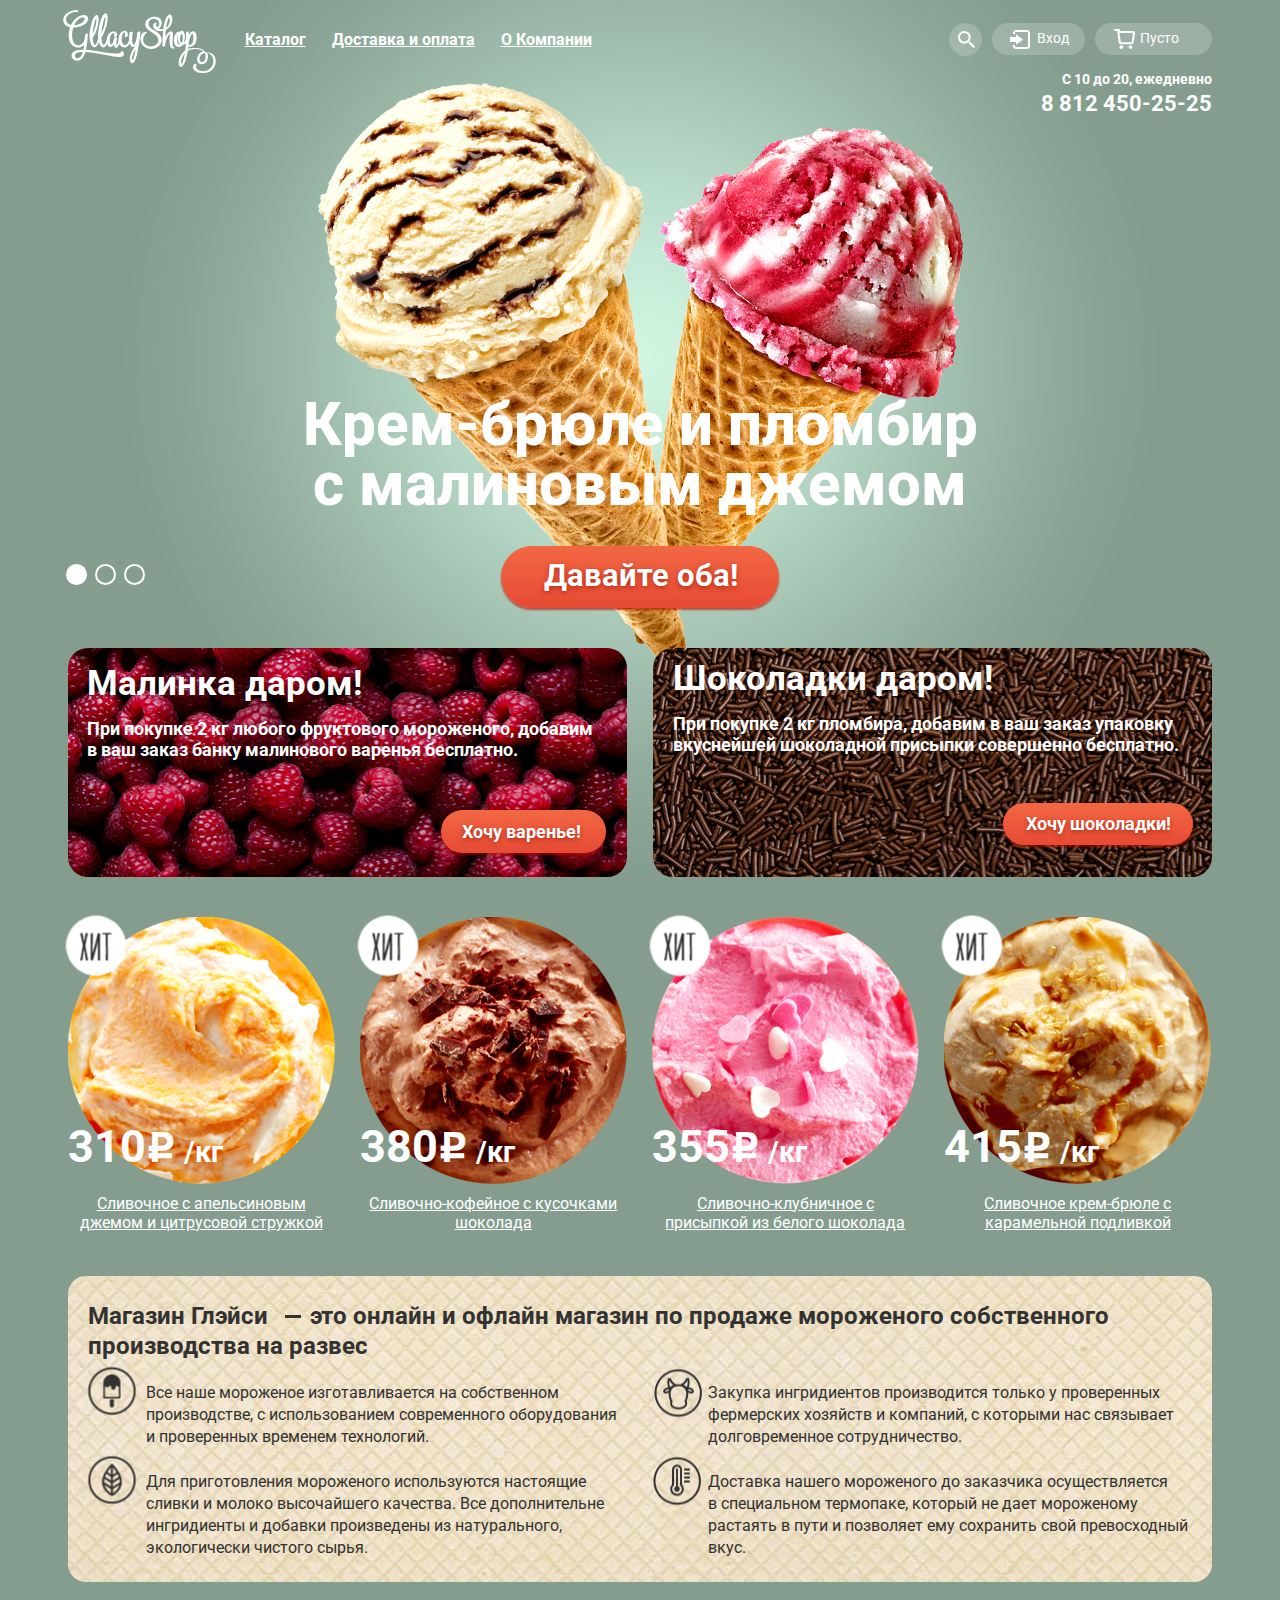
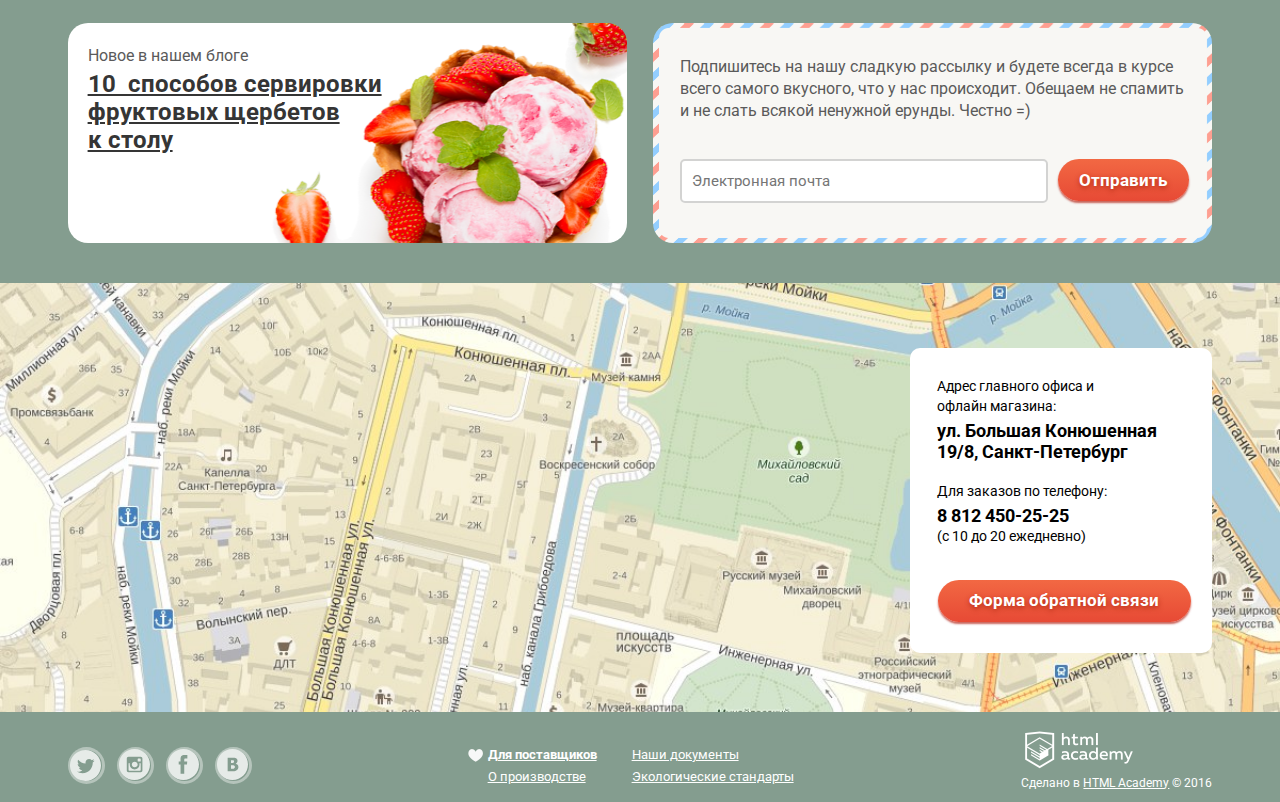
<file: index.html>
<!DOCTYPE html>
  <html lang="ru">
    <head>
      <meta charset="utf-8">
      <link href="css/normalize.css" rel="stylesheet">
      <link href=".min.css/style.css" rel="stylesheet">
      <link href='https://fonts.googleapis.com/css?family=Roboto:400,700,500' rel='stylesheet' type='text/css'>
      <title>Gllacy</title>
    </head>
    <body>
       <div class="overlay"></div>
        <input type="radio" id="btn-1" name="toggle" checked>
        <input type="radio" id="btn-2" name="toggle">
        <input type="radio" id="btn-3" name="toggle">
        <div class="site-wrapper">
            <div class="content-wrapper">
        <header class="main-header">
            <div class="container">
            <img class="logo" src="img/gllacyshop-logo.svg" width="153" height="63" alt="Gllacyshop">
            <nav class="main-navigation">
                <ul class=top>
                    <li class="drop"><a class="catalog w-btn" href="catalog.html">Каталог</a>
                        <ul class="dropdown-catalog">
                            <li class="pre-helper">
                                <div>
                                    <ul class="list">
                                      <li><span class="span-catalog">Новинки</span></li>
                                      <li><a href="#">Сливочное</a></li>
                                      <li><a href="#">Щербет</a></li>
                                      <li><a href="#">Фруктовый лёд</a></li>
                                      <li><a href="#">Мелорин</a></li>
                                    </ul> 
                                  </div>
                            </li>
                          </ul>
                    </li>
                    <li><a class="w-btn" href="#">Доставка и оплата</a></li>
                    <li><a class="w-btn" href="#">О Компании</a></li>
                </ul>
            </nav>
            <div class="user-block">
                <div class="right-top">
                   <ul>
                        <li class="drop"><a class="magnifier" href="#"></a>
                            <ul class="dropdown pos-magnifier">
                              <li class="pre-helper">
                                  <div class="helper">
                                      <form action="#" method="get">
                                          <input type="search" placeholder="Что ищем?">
                                      </form>
                                  </div>
                              </li>
                            </ul>
                        </li>
                    </ul>       
                    <ul>
                        <li class="drop"><a class="login" href="#">Вход</a>
                            <ul class="dropdown pos-login">
                              <li class="pre-helper"><div class="helper">
                                  <form action="#" method="get">
                                      <input type="email" placeholder="Электронная почта" required>
                                      <input type="password" placeholder="Пароль" required>
                                      <input class="btn login-btn" type="submit" value="Войти">
                                       <a href="#">Забыли пароль?</a>
                                      <a href="#">Новая регистрация</a>
                                  </form>
                              </div></li>
                            </ul>
                        </li>
                    </ul>       
                    <ul>
                        <li class="drop"><a class="cart" href="#">Пусто</a>
                            <ul class="dropdown pos-cart">
                              <li class="pre-helper-cart">
                                  <div class="drop-cart">
                                        <table>
                                            <tr>
                                                <td><img src="img/x.svg" width="10" height="10" alt="x"></td>
                                                <td><img src="img/ice-cream-1.png" alt="Мини мороженое" width="33" height="33"></td>
                                                <td>Пломбир с апельсиновым джемом</td>
                                                <td>1.5 кг <span>х 200 руб</span></td>
                                                <td>300 руб.</td>
                                            </tr>
                                            <tr>
                                                <td>                       <img src="img/x.svg" width="10" height="10" alt="x"></td>
                                                <td><img src="img/ice-cream-3.png" alt="Мини мороженое" width="33" height="33"></td>
                                                <td>Клубничный пломбир с присыпкой<br> из белого щоколада</td>
                                                <td>1.5 кг <span>х 200 руб</span></td>
                                                <td>450 руб.</td>
                                            </tr>
                                        </table>
                                        <span class="price-table">Игото: 750 руб.</span>
                                        <a class="btn" href="#">Оформить заказ</a>
                                      </div>
                              </li>
                            </ul>
                        </li>
                    </ul>       
                </div>
                <div class="right-bottom">
                    <span class="time">С 10 до 20, ежедневно</span><br>
                    <b>8 812 450-25-25</b>
                </div>    
             </div>
           </div>
        </header>
        <div class="slider">
          <div class="slide" id="slide1">
            <div class="slide-title">Крем-брюле и пломбир<br> с малиновым джемом</div>
            <a class="slide-btn btn" href="#">Давайте оба!</a>
          </div>
          <div class="slide" id="slide2">
            <div class="slide-title">Шоколадный пломбир и лимонный сорбет</div>
            <a class="slide-btn btn" href="#">Давайте оба!</a>
          </div>
          <div class="slide" id="slide3">
            <div class="slide-title">Пломбир с помадкой и клубничный щербет</div>
            <a class="slide-btn btn" href="#">Давайте оба!</a>
          </div>
          <div class="slider-controls">
            <label for="btn-1"></label>
            <label for="btn-2"></label>
            <label for="btn-3"></label>
          </div>
        </div>
        </div>
        <main>
            <div class="container">
             <div class="row">
              <section class="promo-left block">
                <h2>Малинка даром!</h2>
                <p>При покупке 2 кг любого фруктового мороженого, добавим<br>
                  в ваш заказ банку малинового варенья бесплатно.</p>
                  <a class="promo-btn btn" href="#">Хочу варенье!</a>
              </section>
              <section class="promo-right block">
                <h2>Шоколадки даром!</h2>
                <p>При покупке 2 кг пломбира, добавим в ваш заказ упаковку<br>
                  вкуснейшей шоколадной присыпки совершенно бесплатно.</p>
                  <a class="promo-btn1 btn" href="#">Хочу шоколадки!</a> 
              </section>
              </div>
              <div class="promo-ice-cream">
                <article class="ice-cream">
                 <a href="#" class="btn hid-btn">Быстрый просмотр</a>
                  <div class="img-good hit">
                  <span class="price">310<span class="icon">A</span><span class="prefix">/кг</span></span>
                  <img src="img/ice-cream-1.png" width="267" height="267" alt="сливочное с апельсиновым джемом">
                   </div> 
                  <a href="#">Сливочное с апельсиновым<br>
                  джемом и цитрусовой стружкой</a>
                </article>
                <article class="ice-cream">
                 <a href="#" class="btn hid-btn">Быстрый просмотр</a>
                  <div class="img-good hit">
                  <span class="price">380<span class="icon">A</span><span class="prefix">/кг</span></span>
                  <img src="img/ice-cream-2.png" width="267" height="267" alt="сливочно-кофейное">
                   </div> 
                  <a href="#">Сливочно-кофейное с кусочками<br>
                  шоколада</a>
                </article>
                <article class="ice-cream">
                 <a href="#" class="btn hid-btn">Быстрый просмотр</a>
                  <div class="img-good hit">
                  <span class="price">355<span class="icon">A</span><span class="prefix">/кг</span></span>
                  <img src="img/ice-cream-3.png" width="267" height="267" alt="сливочно-клубничное">
                   </div> 
                  <a href="#">Сливочно-клубничное с<br>
                  присыпкой из белого шоколада</a>
                </article>
                <article class="ice-cream">
                 <a href="#" class="btn hid-btn">Быстрый просмотр</a>
                  <div class="img-good hit">
                  <span class="price">415<span class="icon">A</span><span class="prefix">/кг</span></span>
                  <img src="img/ice-cream-4.png" width="267" height="267" alt="сливочное крем-брюле">
                   </div> 
                  <a href="#">Сливочное крем-брюле с<br>
                  карамельной подливкой</a>
                </article>
              </div>
              <div class="about-us clearfix">
                <h2>Магазин Глэйси &nbsp;&nbsp;&nbsp;&nbsp;&nbsp;<span class="dash"></span> это онлайн и офлайн магазин по продаже мороженого собственного<br>
                  производства на развес</h2>
                  <div class="row-left">
                <div class="facts waffle-ice-cream">
                  <p>Все наше мороженое изготавливается на собственном<br>
                    производстве, с использованием современного оборудования<br>
                    и проверенных временем технологий.</p>
                </div>
                <div class="facts waffle-cow">
                  <p>Закупка ингридиентов производится только у проверенных<br>
                    фермерских хозяйств и компаний, с которыми нас связывает<br>
                    долговременное сотрудничество.</p>
                </div>
                </div>
                <div class="row-right">
                <div class="facts waffle-leaf">
                  <p>Для приготовления мороженого используются настоящие<br>
                    сливки и молоко высочайшего качества. Все дополнительне<br>
                    ингридиенты и добавки произведены из натурального,<br>
                    экологически чистого сырья.</p>
                </div>
                <div class="facts waffle-thermometer">
                  <p>Доставка нашего мороженого до заказчика осуществляется<br>
                  в специальном термопаке, который не дает мороженому<br>
                  растаять в пути и позволяет ему сохранить свой превосходный<br>
                  вкус.</p>
                </div>
                </div>
              </div>
              <div class="row">
              <article class="blog block">
                <p>Новое в нашем блоге</p>
                <a href="#">10&nbsp; способов сервировки<br>
                  фруктовых щербетов<br>
                  к столу</a>
              </article>
              <article class="subscribe block">
                  <p>Подпишитесь на нашу сладкую рассылку и будете всегда в курсе<br>
                    всего самого  вкусного, что у нас происходит. Обещаем не спамить<br>
                    и не слать всякой ненужной ерунды. Честно =)</p>
                  <form id="subscribe-form" method="get" action="#">
                    <div class="submit-group">
                      <input type="email" placeholder="Электронная почта" name="email" required>
                      <input class="btn submit-btn" type="submit" value="Отправить" name="submit">
                    </div>
                  </form> 
              </article>
              </div>
            </div>
            <div id="yandex-map" class="map-info clearfix"></div> 
            <div class="container">
                <div class="info">
                  <span>Адрес главного офиса и<br>
                    офлайн магазина:</span>
                      <b class="bold-top">ул. Большая Конюшенная<br> 19/8, Санкт-Петербург</b>
                  <span>Для заказов по телефону:</span><br>
                  <b class="bold-bottom">8 812 450-25-25</b><br>
                  <span>(с 10 до 20 ежедневно)</span>
                    <a class="info-btn btn" href="#">Форма обратной связи</a>
                </div>
            </div>
          </main>
          <footer class="main-footer">
            <div class="container">
              <section class="footer-social">
                <a class="social-btn social-btn-tw" href="#"></a>
                <a class="social-btn social-btn-inst" href="#"></a>
                <a class="social-btn social-btn-fb" href="#"></a>
                <a class="social-btn social-btn-vk" href="#"></a>
              </section>
              <section class="footer-info">
                <div class="info-left">
                    <a href="#"><b>Для поставщиков</b></a>
                  <a href="#">О производстве</a>
                </div>
                <div class="info-right">
                  <a href="#">Наши документы</a>
                  <a href="#">Экологические стандарты</a>
                </div>
              </section>
              <section class="footer-copyright">
                  <a class="logo-academy" href="#"></a>
                  <p>Сделано в <a href="#">HTML Academy</a> © 2016</p>
              </section>
            </div>
          </footer>
            </div>
             <div class="modal-content">
      <button class="modal-content-close" type="button" title="Закрыть"></button>
      <form class="login-form" action="#" method="post">
      <fieldset>
       <legend>Мы обязательно вам ответим!</legend>
        <input class="icon-user" type="text" name="login" placeholder="Как вас зовут?" required>
        <span class="focus-user">Как вас зовут?</span>
        <input class="icon-mail" type="email"  name="mail" placeholder="Ваша почта для ответа?" required>
        <span class="focus-mail">Ваша почта для ответа?</span>
        <textarea class="icon-textarea" name="textarea" placeholder="Напишите что-нибудь..." required></textarea>
        <span class="focus-textarea">Напишите что-нибудь</span>
        <button class="btn modal-btn" type="submit">Отправить</button>
         </fieldset>
      </form>
           </div>         
        <script type="text/javascript" charset="utf-8" src="https://api-maps.yandex.ru/services/constructor/1.0/js/?sid=-av-MbVeHeEJ-rr8OXRSdiIHCglZcPaD&height=430&lang=ru_RU&sourceType=constructor&id=yandex-map"></script>
        <script src=".min.js/scripts.js"></script>
    </body>
  </html>
</file>
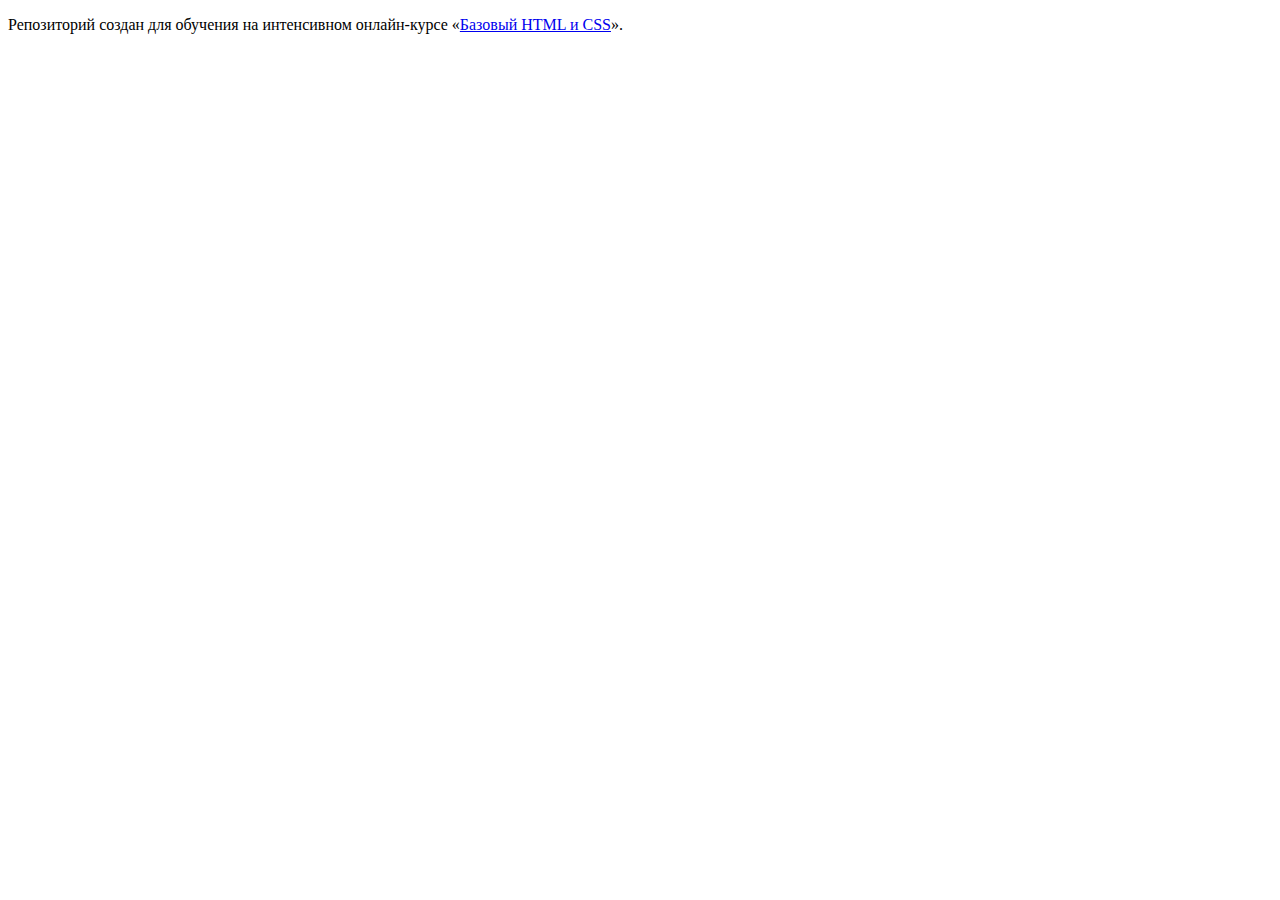
<file: 1/index.html>
<!DOCTYPE html>
<html lang="ru">
  <head>
    <meta charset="utf-8">
    <title>HTML Academy: Глейси</title>
    <base href="https://htmlacademy-htmlcss.github.io/103171-gllacy/1/">
</head>
  <body>

    <p>Репозиторий создан для обучения на интенсивном онлайн‑курсе «<a href="https://htmlacademy.ru/intensive">Базовый HTML и CSS</a>».</p>

  </body>
</html>
</file>
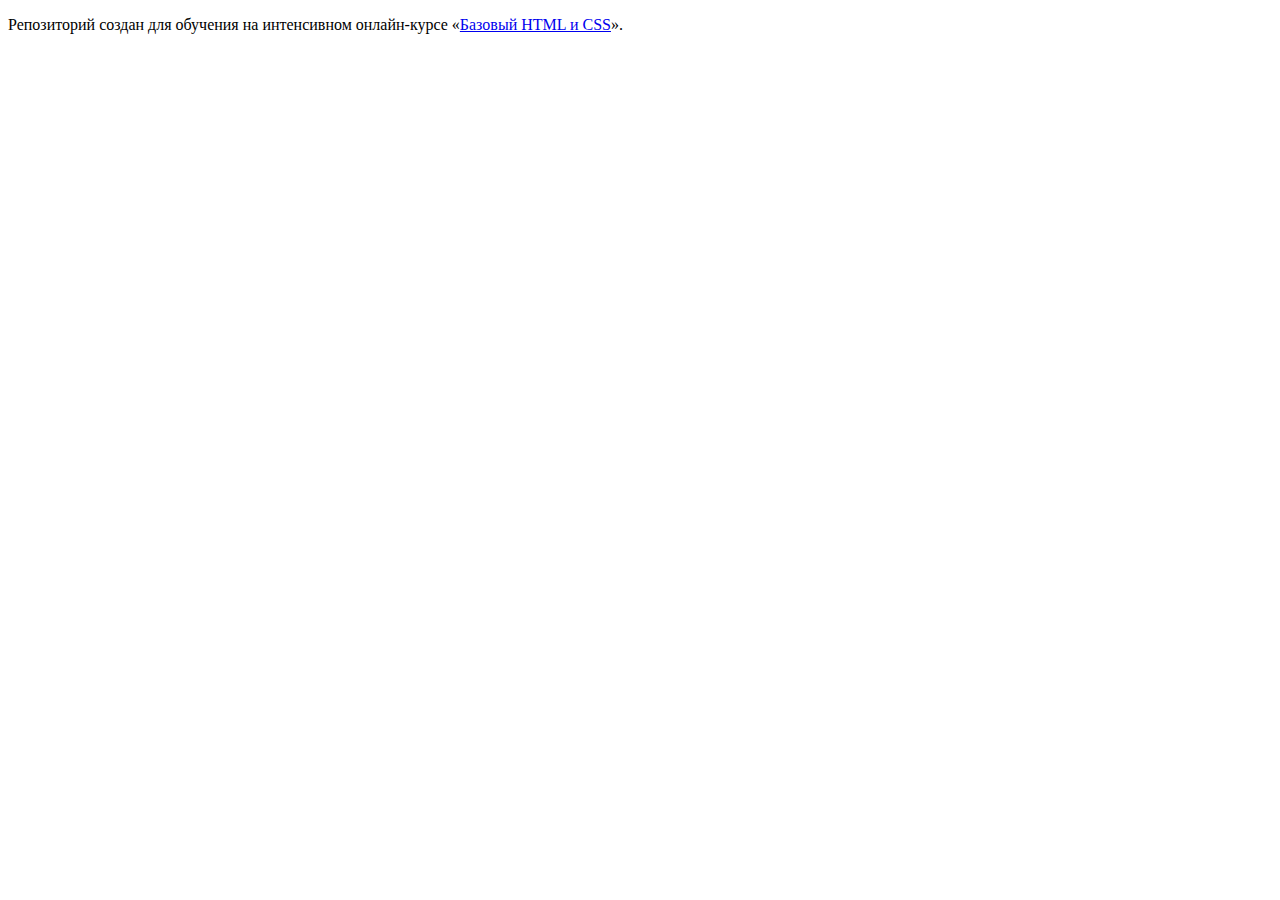
<file: master/index.html>
<!DOCTYPE html>
<html lang="ru">
  <head>
    <meta charset="utf-8">
    <title>HTML Academy: Глейси</title>
    <base href="https://htmlacademy-htmlcss.github.io/103171-gllacy/master/">
</head>
  <body>

    <p>Репозиторий создан для обучения на интенсивном онлайн‑курсе «<a href="https://htmlacademy.ru/intensive">Базовый HTML и CSS</a>».</p>

  </body>
</html>
</file>
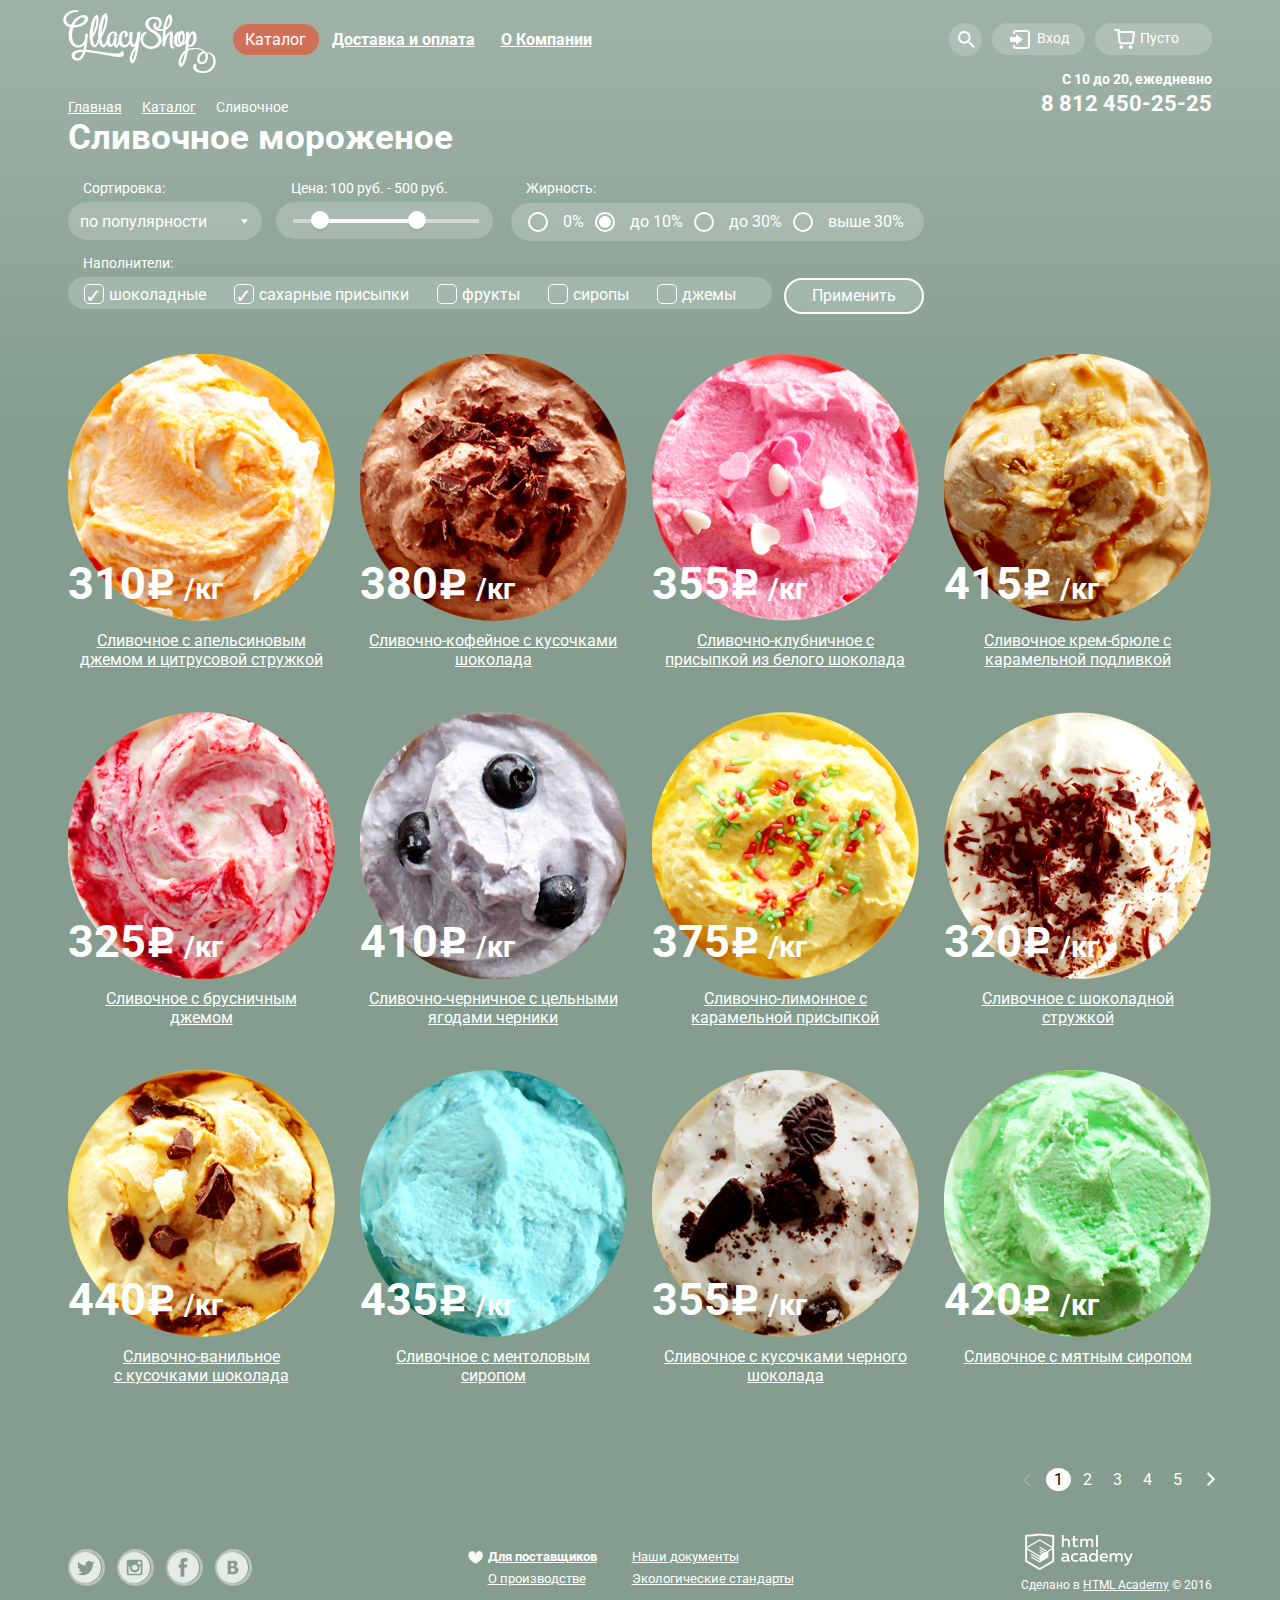
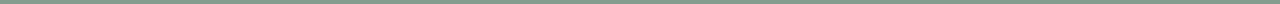
<file: catalog.html>
<!DOCTYPE html>
  <html lang="ru">
    <head>
      <meta charset="utf-8">
      <link href="css/normalize.css" rel="stylesheet">
      <link href=".min.css/style.css" rel="stylesheet">
      <link href='https://fonts.googleapis.com/css?family=Roboto:400,700,500' rel='stylesheet' type='text/css'>
      <title>Gllacy</title>
    </head>
    <body class="backlight">
      <header class="main-header">
        <div class="container">
         <a href="index.html"><img class="logo" src="img/gllacyshop-logo.svg" width="153" height="63" alt="Gllacyshop"></a>
          <nav class="main-navigation">
                <ul class="top">
                    <li><span class="span-btn">Каталог</span></li>
                    <li><a class="w-btn" href="#">Доставка и оплата</a></li>
                    <li><a class="w-btn" href="#">О Компании</a></li>
                </ul>
            </nav>
            <div class="user-block">
                <div class="right-top">
                   <ul>
                        <li class="drop"><a class="magnifier" href="#"></a>
                            <ul class="dropdown pos-magnifier">
                              <li class="pre-helper"><div class="helper"><input type="search" placeholder="Что ищем?"></div></li>
                            </ul>
                        </li>
                    </ul>       
                    <ul>
                        <li class="drop"><a class="login" href="#">Вход</a>
                            <ul class="dropdown pos-login">
                              <li class="pre-helper"><div class="helper">
                                  <form action="#" method="get">
                                      <input type="email" placeholder="Электронная почта" required>
                                      <input type="password" placeholder="Пароль" required>
                                      <input class="btn login-btn" type="submit" value="Войти">
                                       <a href="#">Забыли пароль?</a>
                                      <a href="#">Новая регистрация</a>
                                  </form>
                                 
                              </div></li>
                            </ul>
                        </li>
                    </ul>       
                    <ul>
                        <li class="drop"><a class="cart" href="#">Пусто</a>
                            <ul class="dropdown pos-cart">
                              <li class="pre-helper-cart">
                                  <div class="drop-cart">
                                        <table>
                                            <tr>
                                                <td><img src="img/x.svg" width="10" height="10" alt="x"></td>
                                                <td><img src="img/ice-cream-1.png" alt="Мини мороженое" width="33" height="33"></td>
                                                <td>Пломбир с апельсиновым джемом</td>
                                                <td>1.5 кг <span>х 200 руб</span></td>
                                                <td>300 руб.</td>
                                            </tr>
                                            <tr>
                                                <td>                       <img src="img/x.svg" width="10" height="10" alt="x"></td>
                                                <td><img src="img/ice-cream-3.png" alt="Мини мороженое" width="33" height="33"></td>
                                                <td>Клубничный пломбир с присыпкой<br> из белого щоколада</td>
                                                <td>1.5 кг <span>х 200 руб</span></td>
                                                <td>450 руб.</td>
                                            </tr>
                                        </table>
                                        <span class="price-table">Игото: 750 руб.</span>
                                        <a class="btn" href="#">Оформить заказ</a>
                                      </div>
                              </li>
                            </ul>
                        </li>
                    </ul>       
                </div>
                <div class="right-bottom">
                    <span class="time">С 10 до 20, ежедневно</span><br>
                    <b>8 812 450-25-25</b>
                </div>    
             </div>
       </div>
        </header>  
      <main>
        <div class="container">
          <div class="breadcrumbs">
            <a href="index.html">Главная</a>
            <a href="#">Каталог</a>
            <span>Сливочное</span>
          </div>
          <div class="title">
            <h1>Сливочное мороженое</h1>
           </div> 
          <div class="main-filter">
            <div class="sort-filter">
              <span>Сортировка:</span>
              <div class="custom-select">
                <img src="img/triangle.svg" alt="triangle" width="7" height="5">
                <img class="black" src="img/triangle-black.svg" alt="triangle" width="7" height="5">
                 <select>
                     <option value="">по популярности</option>
                </select>
                </div>
            </div>
            <div class="range-filter">
            <span>Цена: 100 руб. - 500 руб.</span>
             <div class="range-controls">
              <div class="scale">
            <div class="bar"></div>
              </div>
              <div class="toggle toggle-min"></div>
              <div class="toggle toggle-max"></div>
            </div>
            </div>
            <div class="fat-filter">
              <span class="fat-title">Жирность:</span>
              <div class="fat-label">
                  <ul>
                    <li><input type="radio" name="radio" id="radio1">        
                    <label for="radio1">0%</label></li>
                    <li><input type="radio" name="radio" id="radio2" checked>        
                    <label for="radio2">до 10%</label></li>
                    <li><input type="radio" name="radio" id="radio3">        
                    <label for="radio3">до 30%</label></li>
                    <li><input type="radio" name="radio" id="radio4">        
                    <label for="radio4">выше 30%</label></li>
                  </ul>
              </div>
            </div>
            <div class="fill-filter">
              <span>Наполнители:</span>
              <div class="fill">
                 <input type="checkbox" name="check" id="check" checked>
                     <label for="check">шоколадные</label>
                <input type="checkbox" name="check" id="check1" checked>
                      <label for="check1">сахарные присыпки</label>
                <input type="checkbox" name="check" id="check2">
                      <label for="check2">фрукты</label>
                <input type="checkbox" name="check" id="check3">
                      <label for="check3">сиропы</label>
                <input type="checkbox" name="check" id="check4">
                      <label for="check4">джемы</label>
                </div>
              </div>
              <a class="btn-filter w-btn-border" href="#">Применить</a>
          </div>
          <div class="content">
            <article class="ice-cream">
             <a href="#" class="btn hid-btn">Быстрый просмотр</a>
              <div class="img-good">
              <span class="price">310<span class="icon">A</span><span class="prefix">/кг</span></span>
              <img src="img/ice-cream-1.png" width="267" height="267" alt="сливочное с апельсиновым джемом">
               </div> 
              <a href="#">Сливочное с апельсиновым<br>
              джемом и цитрусовой стружкой</a>
            </article>
            <article class="ice-cream">
             <a href="#" class="btn hid-btn">Быстрый просмотр</a>
              <div class="img-good">
              <span class="price">380<span class="icon">A</span><span class="prefix">/кг</span></span>
              <img src="img/ice-cream-2.png" width="267" height="267" alt="сливочно-кофейное">
               </div> 
              <a href="#">Сливочно-кофейное с кусочками<br>
              шоколада</a>
            </article>
            <article class="ice-cream">
             <a href="#" class="btn hid-btn">Быстрый просмотр</a>
              <div class="img-good">
              <span class="price">355<span class="icon">A</span><span class="prefix">/кг</span></span>
              <img src="img/ice-cream-3.png" width="267" height="267" alt="сливочно-клубничное">
               </div> 
              <a href="#" href="#">Сливочно-клубничное с<br>
              присыпкой из белого шоколада</a>
            </article>
            <article class="ice-cream">
             <a href="#" class="btn hid-btn">Быстрый просмотр</a>
              <div class="img-good">
              <span class="price">415<span class="icon">A</span><span class="prefix">/кг</span></span>
              <img src="img/ice-cream-4.png" width="267" height="267" alt="сливочное крем-брюле">
               </div> 
              <a href="#">Сливочное крем-брюле с<br>
              карамельной подливкой</a>
            </article>
            <article class="ice-cream">
             <a href="#" class="btn hid-btn">Быстрый просмотр</a>
              <div class="img-good">
              <span class="price">325<span class="icon">A</span><span class="prefix">/кг</span></span>
              <img src="img/ice-cream-5.png" width="267" height="267" alt="Сливочное с брусничным джемом">
              </div>  
              <a href="#">Сливочное с брусничным<br>
              джемом</a>
            </article>
            <article class="ice-cream">
             <a href="#" class="btn hid-btn">Быстрый просмотр</a>
              <div class="img-good">
              <span class="price">410<span class="icon">A</span><span class="prefix">/кг</span></span>
              <img src="img/ice-cream-6.png" width="267" height="267" alt="Сливочно-черничное с цельными ягодами черники">
              </div> 
              <a href="#">Сливочно-черничное с цельными
              <br>ягодами черники</a>
            </article>
            <article class="ice-cream">
             <a href="#" class="btn hid-btn">Быстрый просмотр</a>
              <div class="img-good">
              <span class="price">375<span class="icon">A</span><span class="prefix">/кг</span></span>
              <img src="img/ice-cream-7.png" width="267" height="267" alt="Сливочно-лимонное с карамельной присыпкой">
               </div> 
              <a href="#">Сливочно-лимонное с<br> карамельной присыпкой</a>
            </article>
            <article class="ice-cream">
             <a href="#" class="btn hid-btn">Быстрый просмотр</a>
              <div class="img-good">
              <span class="price">320<span class="icon">A</span><span class="prefix">/кг</span></span>
              <img src="img/ice-cream-8.png" width="267" height="267" alt="Сливочное с шоколадной стружкой">
               </div> 
              <a href="#">Сливочное с шоколадной<br>
              стружкой</a>
            </article>
            <article class="ice-cream">
             <a href="#" class="btn hid-btn">Быстрый просмотр</a>
              <div class="img-good">
              <span class="price">440<span class="icon">A</span><span class="prefix">/кг</span></span>
              <img src="img/ice-cream-9.png" width="267" height="267" alt="Сливочно-ванильное с кусочками шоколада">
               </div> 
              <a href="#">Сливочно-ванильное<br>
              с кусочками шоколада</a>
            </article>
            <article class="ice-cream">
             <a href="#" class="btn hid-btn">Быстрый просмотр</a>
              <div class="img-good price10">
              <span class="price">435<span class="icon">A</span><span class="prefix">/кг</span></span>
              <img src="img/ice-cream-10.png" width="267" height="267" alt="Сливочное с ментоловым сиропом">
               </div> 
              <a href="#">Сливочное с ментоловым<br>
              сиропом</a>
            </article>
            <article class="ice-cream">
             <a href="#" class="btn hid-btn">Быстрый просмотр</a>
              <div class="img-good">
              <span class="price">355<span class="icon">A</span><span class="prefix">/кг</span></span>
              <img src="img/ice-cream-11.png" width="267" height="267" alt="Сливочное с кусочками черного шоколада">
               </div> 
              <a href="#">Сливочное с кусочками черного
              <br>шоколада</a>
            </article>
            <article class="ice-cream">
             <a href="#" class="btn hid-btn">Быстрый просмотр</a>
              <div class="img-good">
              <span class="price">420<span class="icon">A</span><span class="prefix">/кг</span></span>
              <img src="img/ice-cream-12.png" width="267" height="267" alt="Сливочное с мятным сиропом">
               </div> 
              <a href="#">Сливочное с мятным сиропом</a>
            </article>
        </div>
        <div class="row-paginator">
         <div class="paginator">
            <span class="left"></span>
            <a href="#">1</a>
            <a href="#">2</a>
            <a href="#">3</a>
            <a href="#">4</a>
            <a href="#">5</a>
            <a class="right" href="#"></a>
          </div>
          </div>
          </div> 
      </main>
        <footer class="main-footer">
            <div class="container">
              <section class="footer-social">
                <a class="social-btn social-btn-tw" href="#"></a>
                <a class="social-btn social-btn-inst" href="#"></a>
                <a class="social-btn social-btn-fb" href="#"></a>
                <a class="social-btn social-btn-vk" href="#"></a>
              </section>
              <section class="footer-info">
                <div class="info-left">
                    <a href="#"><b>Для поставщиков</b></a>
                  <a href="#">О производстве</a>
                </div>
                <div class="info-right">
                  <a href="#">Наши документы</a>
                  <a href="#">Экологические стандарты</a>
                </div>
              </section>
              <section class="footer-copyright">
                  <a class="logo-academy" href="#"></a>
                  <p>Сделано в <a href="#">HTML Academy</a> © 2016</p>
              </section>
            </div>
          </footer>
    </body>
  </html>
</file>
<file: .min.css/style.css>
body{font-family:"Roboto","Arial",sans-serif;font-size:16px;color:#fff;background:#849d8f;position:relative}h1{font-size:35px}h2{font-size:24px}.clearfix{content:'';display:table;clear:both}.overlay{width:100%;height:100%;position:fixed;background:rgba(0,0,0,.3);display:none;z-index:1000}.show{display:block}.backlight{background:#849d8f url("../img/backlight.png") no-repeat;background-size:100% 30%}a{color:#fff}body>img{position:absolute;top:0;left:0}.drop-cart{width:540px;height:240px;background:#f8f7f4;color:#333;border-radius:5px;box-sizing:border-box;padding:15px;position:relative;box-shadow:0 20px 20px 0 rgba(0,0,0,.4)}.drop-cart a{position:absolute;bottom:17px;right:16px;font-size:15px;line-height:24.3px;padding:5px 17px 10px 21px}.price-table{font-weight:700;position:absolute;bottom:71px;right:22px;font-size:15px}table{font-size:12px;position:relative}table::before{content:'';width:510px;height:1px;background:#cacac7;position:absolute;bottom:-7px;left:-1px}td{padding:8px 11px 10px 3px;font-size:13px}td:nth-child(4),td:nth-child(5){padding:10px 10px;white-space:nowrap}td:nth-child(3){width:226px}td:nth-child(4){width:104px}tr:last-child td:nth-child(3){padding-top:17px}td span{color:#888}.magnifier{float:left;width:33px;height:33px;border-radius:50%;margin-right:10px;background:rgba(255,255,255,.2)url("../img/magnifier.svg") no-repeat 50% 50%;z-index:9999;position:relative;font-size:14px}.magnifier:hover{color:#000;background:#f8f7f4 url("../img/magnifier-hover.svg") no-repeat 50% 50%}.drop:hover>.dropdown,.drop:hover>.dropdown-catalog{display:block}.drop{list-style:none;position:relative}.right-top>ul{padding:0;float:left;margin:0}.dropdown{border-radius:10px;display:none;width:232px;position:absolute;z-index:1000;padding:0}.dropdown li{list-style:none;padding-top:29px;width:273px}.pos-magnifier{left:-240px;top:7px}.pos-login{top:7px;right:52px}.pos-login a{color:#000;font-size:13px;line-height:24.3px;margin-top:-2px;display:inline-block;margin-left:-2px}.pos-login .helper{height:146px}.pos-login input{margin-top:4px;float:left;margin-right:21px}.pos-login input[type=password]{margin-bottom:12px}.pos-cart{top:7px;left:-423px}input[type=email],input[type=password],input[type=text],textarea{box-sizing:border-box;padding:9px 14px;width:242px;color:#999;font-size:15px;position:relative;border:2px solid #d3d3d2;border-radius:5px;margin-bottom:5px}input,textarea{outline:none}input[type=search]{box-sizing:border-box;padding:9px 9px;width:242px;color:#999;font-size:15px;position:relative;border:2px solid #d3d3d2;border-radius:5px;margin-bottom:1px}.right-top input[type=submit]{border:none}footer a:hover{color:#ffbc9e}footer a:active{color:#ffbc9e}.dropdown a:active{cursor:pointer}.dropdown a:hover{color:#ffbc9e}.helper{background:#f8f7f4;margin:0;padding:15px 15px 15px 15px;border-radius:5px;box-shadow:0 20px 20px 0 rgba(0,0,0,.4)}.pre-helper{list-style:none;padding-top:29px;width:272px;margin:0}.pre-helper-cart{padding-right:263px}.dropdown-catalog{display:none;left:-7px;top:3px;position:absolute;z-index:100;padding:0}.list{list-style:none;padding:3px 0;margin:0;background:#f8f7f4;width:142px;height:170px;border-radius:5px;box-sizing:border-box}.list li{margin-bottom:3px;font-weight:none}.list a{display:block;padding:6px 8px 5px 19px;font-size:14px;color:#343434;text-decoration:none}.list li a:active{background:#d07058}.new a{padding:1px}.span-catalog{display:block;padding:6px 8px 12px 19px;font-size:14px;color:#343434;position:relative}.span-catalog::after{content:'';width:128px;height:1px;background:#d1d0ce;position:absolute;left:5px;top:34px}.list span{font-weight:700}.list a:hover{background:#fbded7}body>input[type=radio]{display:none}.site-wrapper{min-width:940px;background-repeat:no-repeat;background-position:50% 0;transition:background-image .5s ease,background-color .5s ease;transition:background-image .5s ease,background-color .5s ease}.site-wrapper::before,.site-wrapper::after{content:"";visibility:hidden}.site-wrapper::before,.site-wrapper::after{background-image:url("../img/top-layer.png")}.site-wrapper::after{background-image:url("../img/middle-layer.png")}.content-wrapper{width:1200px;margin:0 auto;margin-bottom:40px}.slider{position:relative;padding-top:330px;text-align:center;color:#fff}.slide{display:none}.slide-title{width:788px;margin:0 auto;margin-bottom:30px;font-weight:800;font-size:60px;line-height:60.35px;font-size:60px}.slide-btn{font-weight:600;font-size:31px;vertical-align:top;color:#fff;text-decoration:none;padding:11px 41px 14px 43px}.slider-controls{position:absolute;bottom:23px;left:26px;z-index:20;font-size:0}.slider-controls label{display:inline-block;width:17px;height:17px;margin-right:8px;vertical-align:top;background-color:transparent;border:2px solid #fff;border-radius:50%;cursor:pointer}.slider-controls label:hover{background:rgba(255,255,255,.4)}#btn-1:checked~.site-wrapper #slide1,#btn-2:checked~.site-wrapper #slide2,#btn-3:checked~.site-wrapper #slide3{display:block}#btn-1:checked~.site-wrapper{background-color:#849d8f;background-image:url("../img/top-layer.png")}#btn-2:checked~.site-wrapper{background-color:#8996a6;background-image:url("../img/middle-layer.png")}#btn-3:checked~.site-wrapper{background-color:#9d8b84;background-image:url("../img/bottom-layer.png")}#btn-1:checked~.site-wrapper label[for=btn-1],#btn-2:checked~.site-wrapper label[for=btn-2],#btn-3:checked~.site-wrapper label[for=btn-3]{background-color:#fff}.container{position:relative;min-width:900px;width:1200px;padding:0 27.6px;margin:0 auto;box-sizing:border-box}nav{display:inline-block;width:515px;vertical-align:top;margin-top:1px}.span-btn{border-radius:100px;padding:10px 18px 12px 18px;text-decoration:none;color:#fff;background:#d07058}.main-navigation>ul>li,.main-navigation>ul{padding:0;margin-right:1px;float:left;list-style:none}.top>li{float:left;margin-top:13px;position:relative;z-index:1000}.main-navigation .w-btn{padding:6px 13px 6px 12px}.w-btn{font-weight:700;position:relative}.login-btn{padding:4px 28px 6px 31px;font-size:15px;line-height:24.3px;margin-top:13px}.logo{margin-top:10px;margin-right:17px;margin-left:-5px;float:left}.user-block{display:inline-block;margin-top:23px;position:relative;float:right}.right-bottom{position:absolute;right:0;top:28px}.right-bottom span{font-size:14px;font-weight:700}.login{width:48px;height:25px;float:left;padding-top:7px;padding-left:45px;border-radius:20px;margin-right:10px;background:rgba(255,255,255,.2)url("../img/login.svg") no-repeat 24% 50%;position:relative;z-index:9999;font-size:14px;text-decoration:none}.login:hover{color:#000;background:#f8f7f4 url("../img/login-hover.svg") no-repeat 24% 50%}.cart{width:72px;height:25px;float:left;padding-top:7px;padding-left:45px;border-radius:20px;background:rgba(255,255,255,.2)url("../img/cart.svg") no-repeat 19% 50%;z-index:9999;position:relative;font-size:14px;text-decoration:none}.cart:hover{color:#f7f6f3;background:#f8f7f4 url("../img/cart-hover.png") no-repeat 19% 50%}.cart:hover.cart::before{display:block}.cart::before{content:'2 товара';color:#313131;font-size:14px;position:absolute;display:none;top:7px;right:15px;font-weight:700}.time{font-size:14px;float:right;margin-top:20px}.right-bottom b{float:right;font-size:22px;margin-top:4px}.breadcrumbs{font-size:14px;margin-top:34px;margin-left:0}.breadcrumbs a{margin-right:17px}.breadcrumbs a:hover{color:#ffbc9e}.title{margin:0;padding:0}.title h1{margin-top:2px;margin-bottom:27px}section h2{font-size:35px;margin:0}.promo-left{background:#d33b62 url("../img/raspberry.png") no-repeat;min-height:229px;padding-left:19px;padding-right:18px;padding-top:15px;vertical-align:top;font-weight:700;position:relative;background-size:cover;box-sizing:border-box}.promo-right{background:#41271b url("../img/chocolate.png") no-repeat;min-height:229px;padding-left:20px;padding-right:20px;padding-top:15px;font-weight:700;position:relative;background-size:cover;box-sizing:border-box}.block{width:48.9%;border-radius:20px;display:inline-block;vertical-align:top}.row,.promo-ice-cream,.content{font-size:0}.row-paginator{text-align:right}.promo-right p,.promo-left p{font-size:18px;margin-top:14px}.w-btn:hover{border-radius:100px;text-decoration:none;font-weight:700;background:#fafbfb;color:#000;border:none}.w-btn:active{color:#000;background:#eaeaea;box-shadow:inset 0 1px 1px 0 #6c6d6c}.w-btn-border:hover{border-radius:100px;text-decoration:none;font-weight:700;background:#fafbfb;color:#000;border:none;border:2px solid #fff}.w-btn-border:active{color:#000;background:#eaeaea;box-shadow:inset 0 1px 1px 0 #6c6d6c}.btn{display:inline-block;border-radius:100px;text-decoration:none;font-weight:700;box-shadow:0 2px 2px 0 #780b01;text-shadow:0 2px 5px rgba(160,32,11,.76);background:#f26843;background:-moz-linear-gradient(top,#f26843 0%,#e74a35 100%);background:-webkit-linear-gradient(top,#f26843 0%,#e74a35 100%);background:linear-gradient(to bottom,#f26843 0%,#e74a35 100%);border-radius:100px;box-shadow:0 2px 2px rgba(172,16,0,.64)}.btn:hover{background:-moz-linear-gradient(top,#f58669 0%,#ec6f5e 100%);background:-webkit-linear-gradient(top,#f58669 0%,#ec6f5e 100%);background:linear-gradient(to bottom,#f58669 0%,#ec6f5e 100%);box-shadow:0 2px 2px #ac1000}.btn:active{background:-moz-linear-gradient(top,#d84732 0%,#e1613e 100%);background:-webkit-linear-gradient(top,#d84732 0%,#e1613e 100%);background:linear-gradient(to bottom,#d84732 0%,#e1613e 100%);box-shadow:inset 0 2px 2px #ac1000}.hid-btn{position:absolute;bottom:-58px;left:32px;padding:8px 34px 8px 34px;display:none;font-size:15px;line-height:24.3px;z-index:1000}.catalog{z-index:1000}.promo-btn{position:absolute;right:21px;bottom:24px;font-size:18px;padding:11px 25px 11px 21px;display:block;text-decoration:none}.promo-btn1{position:absolute;right:19px;bottom:32px;font-size:18px;padding:10px 22px 11px 23px;display:block;text-decoration:none}.submit-btn{padding:11px 22px 11px 21px}.ice-cream{position:relative;display:inline-block;vertical-align:top;width:267px;margin-top:40px;margin-bottom:35px;margin-right:2.2%}.ice-cream:nth-child(4n){margin-right:0}.ice-cream:hover.ice-cream::after{display:block}.ice-cream:hover .img-good{z-index:10000}.ice-cream:hover>.hid-btn{display:block}.ice-cream:hover>a{text-decoration:none}.title-price{font-size:45px;font-weight:700;position:absolute;bottom:0;left:0;z-index:100}.block .ice-cream:first-child{margin-right:4.5%}.ice-cream a:last-child{display:block;color:#fff;font-size:16px;text-align:center;margin-top:10px}.price{line-height:13.13px;font-size:45px;position:absolute;left:0;bottom:25px;font-weight:700;z-index:100}.icon{font-family:'my font';font-size:30px;font-weight:400}@font-face{font-family:"my font";src:url("../fonts/my-font.woff")}.prefix{font-size:29px;margin-left:8px}.dash{position:relative}.dash::after{content:' ';width:16px;height:3px;background:#323232;position:absolute;left:-19px;top:13px}.about-us{width:100%;min-height:306px;background:#efe3cd url("../img/waffle.jpg");border-radius:18px;color:#323232;margin-bottom:41px;margin-top:9px;box-sizing:border-box;padding-left:20px;padding-top:5px;padding-bottom:15px}.promo-right h2{margin-top:-5px}.about-us h2{margin-bottom:5px;line-height:30px;font-size:24px}.row-left,.row-right{float:left}.facts{width:504px;float:left;margin-left:58px;position:relative;margin-bottom:-9px;line-height:22px}.blog{min-height:220px;background:#fff url("../img/strawberry.png") no-repeat;color:#5a5a5a;margin-bottom:40px;padding:23px 20px 20px 20px;margin-right:2%;vertical-align:top;box-sizing:border-box}.blog p{font-size:16px;color:#5a5a5a;margin:0;margin-bottom:5px}.blog a{color:#353535;font-size:24px;font-weight:700}.subscribe{min-height:220px;background:#f8f7f4 url("../img/mail.png") no-repeat;color:#5a5a5a;padding:17px 20px 20px 27px;box-sizing:border-box;background-size:100% 100%}.subscribe p{font-size:16px;line-height:22px}.subscribe input[type=submit]{border:none;color:#fff;font-size:17px}.subscribe input[type=email]{width:368px;height:44px;float:left;border-radius:5px;box-sizing:border-box;padding:0 10px;margin-right:10px}.submit-group{margin-top:37px}.map-info{height:429px;width:100%;margin:0 auto;background:url("../img/map.jpg") no-repeat;background-size:cover}.info{position:absolute;background:#fff;color:#000;width:302px;height:305px;box-sizing:border-box;border-radius:10px;padding-left:27px;padding-top:28px;padding-right:14px;text-align:left;right:2.3%;bottom:59px}.bold-top{font-size:18px;float:left;margin-top:4px;margin-bottom:19px}.bold-bottom{font-size:18px;float:left;margin-top:6px;margin-top:4px;margin-left:0;color:#000;text-decoration:none}.info span{float:left;font-size:14px;line-height:20px}.info-btn{position:absolute;color:#fff;left:28px;bottom:31px;padding:10px 32px 12px 31px;font-size:17px}nav .span-btn{background:#d07058;padding:6px 13px 6px 12px}.ice-cream::after{content:'';position:absolute;top:-13px;left:-15px;width:297px;height:407px;background:rgba(255,255,255,.3);border-radius:10px;display:none;z-index:100}.content .ice-cream{margin-bottom:3px}.sort-filter,.fat-filter,.price-filter,.fill-filter,.range-filter{display:inline-block;vertical-align:top}.main-filter{font-size:14px;margin-top:-5px}.sort-filter{margin:0;padding:0;width:205px}sort-filter p{margin:1px;padding:0}.range-filter{width:219px;margin-right:13px}.fat-label{background:rgba(255,255,255,.2);border-radius:100px;margin-top:-13px}.fat-label label{font-size:16px}.fat-label ul{width:400px;height:38px;margin-left:-27px}.fat-filter li{list-style:none;margin:9px 4px;display:inline-block}.fat-filter input{display:none}.fat-filter label{position:relative;margin-right:10px}.fat-filter label:last-child{margin-right:0}input[type=radio]+label:before{content:'';width:20px;height:20px;border-radius:50%;border:2px solid #fff;display:inline-block;vertical-align:top;margin-right:15px;-webkit-box-sizing:border-box;-moz-box-sizing:border-box;box-sizing:border-box}input[type=radio]:checked+label:after{content:'';width:12px;height:12px;background-color:#fff;border-radius:50%;display:block;position:absolute;top:4px;left:4px}.fill{width:704px;background:rgba(255,255,255,.2);border-radius:100px;font-size:16px;padding:0 0 5px 0}.range-controls{position:relative;padding-top:17px;padding-bottom:16px;padding-right:18px;padding-left:17px;border-radius:100px;background:rgba(255,255,255,.2);width:182px}.range-controls .scale{height:4px;background:#d1d9d2;width:186px}.range-controls .bar{width:53%;height:4px;margin-left:34px;background:#fff}.range-controls .toggle{position:absolute;top:30px;left:0;width:18px;height:18px;cursor:pointer;border-radius:50%;background:#fff;box-shadow:0 2px 2px 0 rgba(0,0,0,.1)}.range-controls .toggle-min{left:35px;top:9px}.range-controls .toggle-max{left:132px;top:9px}input[type=checkbox]+label::before{content:"\2713";color:transparent;display:inline-block;border:1px solid #fff;font-size:20px;line-height:22px;margin:7px 5px 0 10px;height:18px;width:18px;text-align:center;vertical-align:bottom;transition:color ease .2s;border-radius:5px}.fill label::before:nth-child(3){margin:100px}.fill label{margin:0 8px 0 6px}input[type=checkbox]:checked+label::before{color:#fff}input[type=checkbox],input[type=checkbox]{display:none}input[type=email]:not(.icon-mail):hover,input[type=search]:hover,input[type=password]:hover{border:2px solid #c7c6c5;border-radius:5px}.icon-user:hover,.icon-mail:hover,.icon-textarea:hover{border:2px solid #c7c6c5;border-radius:5px}.icon-user:focus,.icon-mail:focus,.icon-textarea:focus{border:2px solid #8fbdec;border-radius:5px;color:#000}.icon-user:focus+.focus-user,.icon-mail:focus+.focus-mail,.icon-textarea:focus+.focus-textarea{display:block}.focus-user{position:absolute;color:#8fbdec;left:40px;top:48px;font-size:11px;display:none}.focus-mail{position:absolute;color:#8fbdec;left:40px;top:114px;font-size:11px;display:none}.focus-textarea{position:absolute;color:#8fbdec;left:40px;top:178px;font-size:11px;display:none}.custom-select{position:relative;width:194px;background:rgba(255,255,255,.2);border-radius:5px;line-height:36px;border-radius:40px}.custom-select:hover{background:#fff;color:#6a6a6a}.custom-select:hover>.black{display:block}select{width:100%;-webkit-appearance:none;-moz-appearance:none;position:relative;z-index:2;background-color:transparent;outline:none;line-height:36px;border-radius:40px;cursor:pointer;border:none;font-size:16px;padding-left:12px;padding-top:2px}.custom-select img{position:absolute;top:17px;right:14px}.black{display:none}.main-filter span{display:inline-block;margin-bottom:6px;margin-left:15px;font-size:14px}.block:nth-child(odd){margin-right:2.2%}.paginator{display:inline-block;font-size:16px;margin-bottom:22px}.paginator a{display:inline-block;vertical-align:baseline;color:#fff;text-decoration:none;margin-right:1px;border-radius:50%;padding:3px 8px 3px 8px;position:relative}.paginator a:hover{background:rgba(255,255,255,.5)}.paginator a:last-child:hover{background:0 0}.paginator a:first-of-type{color:#000;border-radius:50%;background:#fff;padding:2px 8px 2px 8px;margin:0}.btn-filter{display:inline-block;vertical-align:top;padding:6px 26px 7px 26px;background:rgba(255,255,255,.2);border-radius:100px;border:2px solid #fff;font-size:16px;margin-top:23px;margin-left:9px}.btn-filter{text-decoration:none}footer{box-sizing:border-box;color:#fff;padding-top:35px}footer a{color:#fff}.footer-social{display:inline-block;width:293px;margin-right:123px}.footer-social a{display:inline-block;width:31px;height:31px;margin-right:8px;font-size:13px;position:relative;border-radius:50%;border:3px solid rgba(255,255,255,.5)}.social-btn-tw{background:url(../img/tw.svg) no-repeat 50% 50%;opacity:.8}.social-btn-tw:hover{opacity:1}.social-btn-tw:active{opacity:.8;box-shadow:inset 0 2px 1px 1px #989998}.social-btn-inst{background:url(../img/insta.svg) no-repeat 50% 50%;opacity:.8}.social-btn-inst:hover{opacity:1}.social-btn-inst:active{opacity:.8;box-shadow:inset 0 2px 1px 1px #989998}.social-btn-fb{background:url(../img/fb.svg) no-repeat 50% 50%;opacity:.8}.social-btn-fb:hover{opacity:1}.social-btn-fb:active{opacity:.8;box-shadow:inset 0 2px 1px 1px #989998}.social-btn-vk{background:url(../img/vk.svg) no-repeat 50% 50%;opacity:.8}.social-btn-vk:hover{opacity:1}.social-btn-vk:active{opacity:.8;box-shadow:inset 0 2px 1px 1px #989998}.footer-info{display:inline-block;width:315px;vertical-align:top;margin-right:216px}.footer-info a{display:block;padding-bottom:7px}.info-left{width:140px;display:inline-block;vertical-align:top;font-size:13px;position:relative}.info-right{display:inline-block;vertical-align:top;width:170px;font-size:13px}.footer-copyright{float:right;width:191px;font-size:12px}.logo-academy{position:relative;width:108px;height:17px;display:block}.sprite{background-image:url(../img/spritesheet.png);background-repeat:no-repeat;display:block}.sprite-heart{width:15px;height:13px;background-position:-10px -181px}.sprite-hit{width:61px;height:61px;background-position:-10px -214px}.sprite-left{width:9px;height:14px;background-position:-10px -347px}.sprite-logo-academy{width:108px;height:38px;background-position:-10px -420px}.sprite-pin{width:218px;height:142px;background-position:-10px -515px}.sprite-right{width:9px;height:14px;background-position:-10px -1385px}.sprite-waffle-cow{width:48px;height:49px;background-position:-10px -1523px}.sprite-waffle-ice-cream{width:49px;height:49px;background-position:-10px -1592px}.sprite-waffle-leaf{width:49px;height:49px;background-position:-10px -1661px}.sprite-waffle-thermometer{width:48px;height:49px;background-position:-10px -1730px}.logo-academy::before,.left::before,.right::before,.waffle-ice-cream::before,.waffle-cow::before,.waffle-thermometer::before,.waffle-leaf::before,.hit::before{content:'';position:absolute;top:50%;left:50%;transform:translate(-50%,-50%);background-image:url("../img/spritesheet.png");background-repeat:no-repeat}.info-left::before{content:'';position:absolute;background-image:url("../img/spritesheet.png");background-repeat:no-repeat;width:15px;height:13px;background-position:-10px -181px;left:-20px;top:2px}.hit::before{width:61px;height:61px;background-position:-10px -214px;position:absolute;left:28px;top:29px}.img-good{position:relative}.waffle-leaf::before{width:49px;height:49px;background-position:-10px -1661px;position:absolute;left:-34px;top:25px}.waffle-thermometer:before{width:48px;height:49px;background-position:-10px -1730px;position:absolute;left:-31px;top:26px}.waffle-cow::before{width:48px;height:49px;background-position:-10px -1523px;position:absolute;left:-30px;top:27px}.waffle-ice-cream::before{width:49px;height:49px;background-position:-10px -1592px;position:absolute;left:-34px;top:25px}.left::before{left:-19px;width:9px;height:14px;background-position:-10px -347px;opacity:.2}.left{position:relative}.right::before{width:9px;height:14px;background-position:-10px -1385px;left:97%;top:0}.logo-academy::before{width:108px;height:38px;background-position:-10px -420px;left:58px;top:3px}.content{width:100%;position:relative;margin-bottom:79px}.modal-content{position:fixed;top:120px;left:50%;background:#f8f7f4;display:none;margin-left:-230px;padding:18px 0 0 11px;border-radius:10px;width:464px;height:424px;color:#343434;background:#f8f7f4;box-shadow:0 30px 50px rgba(0,0,0,.7);z-index:2000}.modal-content-show{display:block;animation:bounce .6s}.modal-error{animation:shake .6s}.modal-content-close{position:absolute;top:11px;right:5px;width:37px;height:24px;font-size:0;background-color:transparent;border:0;outline:0;cursor:pointer;z-index:1000}.modal-content-close::before,.modal-content-close::after{content:"";position:absolute;top:12px;left:9px;width:21px;height:3px;background-color:#343434;border-radius:1px}.modal-content-close::before{transform:rotate(45deg)}.icon-user,.icon-mail{padding:10px;margin:10px}.modal-content-close::after{transform:rotate(-45deg)}.modal-btn{color:#fff;border:none;padding:12px 25px 12px 28px;position:absolute;right:24px;bottom:27px}fieldset{border:none}.modal-content textarea{border:2px solid #d3d3d2;max-width:423px;max-height:152px;border-radius:4px;margin-top:-2px;font-size:16px;color:#343434;min-width:423px;min-height:152px}.modal-content input[type=email],.modal-content input[type=text]{padding:13px 8px 11px 15px;margin:0 0 20px 0;width:267px;font-size:16px;color:#343434}legend{font-size:24px;line-height:22px;color:#343434;margin-bottom:17px}@keyframes bounce{0%{transform:translateY(-2000px)}70%{transform:translateY(30px)}90%{transform:translateY(-10px)}to{transform:translateY(0)}}@keyframes shake{0%,to{transform:translateX(0)}10%,30%,50%,70%,90%{transform:translateX(-10px)}20%,40%,60%,80%{transform:translateX(10px)}}
</file>
